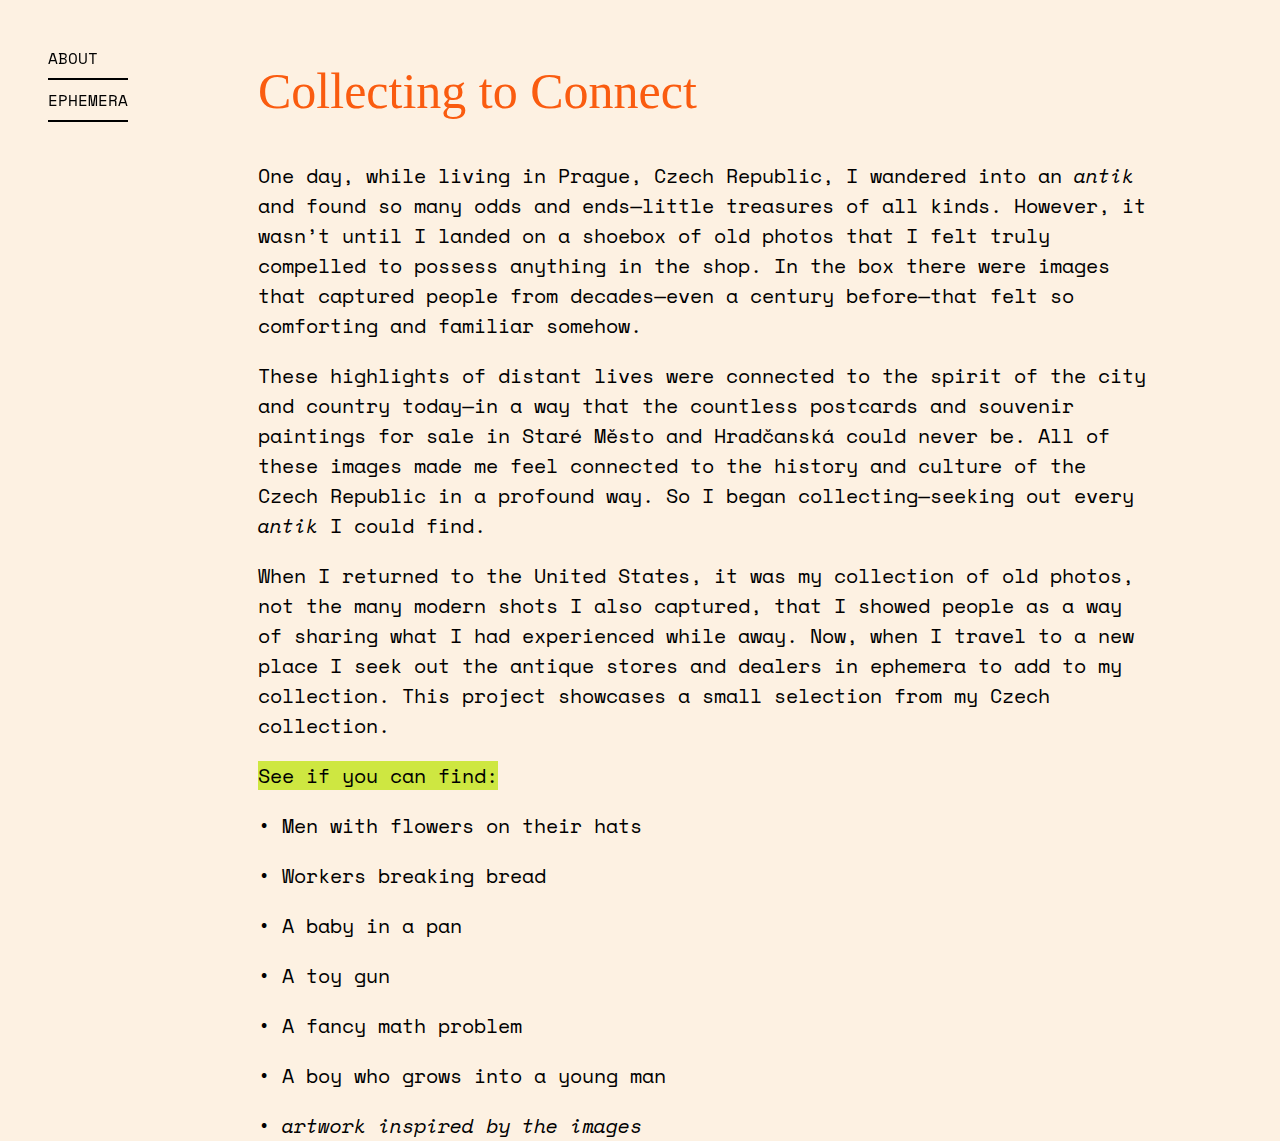
<file: about.html>
<!DOCTYPE html>
<html>

<head>
    <title>ephemera</title>
 <link rel="stylesheet" type="text/css" href="styles/style.css">
 <link rel="preconnect" href="https://fonts.googleapis.com">
<link rel="preconnect" href="https://fonts.gstatic.com" crossorigin>
<link href="https://fonts.googleapis.com/css2?family=Cormorant+Garamond:ital,wght@0,300;1,300&family=Space+Mono:ital,wght@0,400;0,700;1,400;1,700&display=swap" rel="stylesheet">
    
<style>
 
</style>
</head>
    
<body>
<!--image array --> 
    
    
  <div width="15%"><ul class="nav">        
        <li><a href="about.html"><strong>ABOUT</strong></a></li>
        <hr/>
        <li><a href="index.html">EPHEMERA</a></li>
        <li style="display:none"><a href="x">all</a></li>
        <li style="display:none"><a href="x">czech republic </a></li>
        <li style="display:none"><a href="x">egypt </a></li>
        <li style="display:none"><a href="x">italy </a></li>
        <li style="display:none"><a href="x"> spain </a></li>
        <li style="display:none"><a href="x"> sweden </a></li>
        <li style="display:none"><a href="x"> united states </a></li>
       <hr/>
 
      </ul>   
     </div>  
     <div>
      <h2 class="about"> Collecting to Connect</h2>
      <p class="about"> One day, while living in Prague, Czech Republic, I wandered into an <em>antik</em> and found so many odds and ends—little treasures of all kinds. However, it wasn’t until I landed on a shoebox of old photos that I felt truly compelled to possess anything in the shop. In the box there were images that captured people from decades—even a century before—that felt so comforting and familiar somehow. 
      </p>
<p class="about">These highlights of distant lives were connected to the spirit of the city and country today—in a way that the countless postcards and souvenir paintings for sale in Staré Město and Hradčanská could never be. All of these images made me feel connected to the history and culture of the Czech Republic in a profound way. So I began collecting—seeking out every <em>antik</em>  I could find. 
</p>
<p class="about">When I returned to the United States, it was my collection of old photos, not the many modern shots I also captured, that I showed people as a way of sharing what I had experienced while away.  Now, when I travel to a new place I seek out the antique stores and dealers in ephemera to add to my collection.
 This project showcases a small selection from my Czech collection. 
</p> 
<p class="about"><mark> <strong> See if you can find:</p> 
<p class="about">• Men with flowers on their hats</p> 
<p class="about">• Workers breaking bread </p>
<p class="about">• A baby in a pan </p>
<p class="about">• A toy gun </p>
<p class="about">• A fancy math problem </p>
<p class="about">• A boy who grows into a young man</p>
<p class="about">• <em> artwork inspired by the images</em></p>
 
</p>
     </div>
      

  
      
   
    
    
</body>

<script src="scripts/main.js"></script>

</html>
</file>
<file: styles/style.css>
html
{
  width: 100vw;
  height:100vh;
  background-color: #FDF1E2;
}
 
 
body {
  width:100%;
  height:100%;
}
p {
  font-family: 'Space Mono', monospace;
  font-size:20px;
  line-height:150%;
  color:black;
  font-weight:100;
 }
 h1 {
  font-family: 'Cormorant+Garamond', serif ;
  font-size:300px;
  color:#D7942A;
  font-weight:100;
 }
 h2 {
    font-family: 'Cormorant+Garamond', serif ;
    font-size:50px;
    color: #FA5C10;
    font-weight:100;
   }
 

 h3 {
  font-family: 'Space Mono', monospace;
  color: black;
  line-height:0;
  font-weight: 100;
 }

 h4 {
  font-family: 'Space Mono', monospace;
  color: #CEE741;
  font-weight: 100;
  line-height: 1%;
  font-size: 40 px;
 }
 mark {
  background-color:#CEE741;
}

 hr {
  border:1px solid black;
 }

 hr.navhr {
  border:1px solid black;
 margin-top: 35px;

 }
 ul, ol {
  list-style: disc outside none;
  font-family: 'Space Mono', monospace;
}

.inlineUL {
 
    font-size:20px;
    line-height:150%;
    color:black;
    font-weight:100;
  
}
a {
  text-decoration: none;
  color: black;
  cursor:none;
  font-family: 'Space Mono', monospace;
  color: black;
  font-weight: 100;
}

a:hover {
  cursor: crosshair;
  font-weight:700;
  font-family: 'Space Mono', monospace;
 }
a:active {
  font-family: 'Space Mono', monospace; ital;
  color: black;
  font-weight: 700;

 }
 
#restartBtn {
  width: 100px;
  height: 30px;
  top: 15px;
   text-align:center;
  position:relative;
  background-color: #FDF1E2;
  color: black; 
  display:block;
  font-family: 'Space Mono', monospace; 
  font-weight: 400;
  font-size: 15px;
  border-color:  black;
  border-width: 2px;
  border-radius: 20px;
}

#restartBtn:hover {
  background-color:#FA5C10;
  border:none;
  color:#FDF1E2;
}
 /*IMAGE ARAY*/
.arrayCtr {
  width: 1000px;
  height: 1000px;
  position: relative;
  z-index:5;
}
 
 
.moveable {
  position: absolute;
}

img {
height: 125px;
  position: relative;
  box-shadow: 0 5px 5px 0 rgba(0, 0, 0, 0.1);
  cursor: pointer; 
  -webkit-transition-property: all; 
  -webkit-transition-duration: 0.5s; 
  -webkit-transition-timing-function: ease; 
}
 
.imgZoom { 
  transform: scale(5); 
  }

.imgReset {
    height: 125px;
  }

 .blueBorder {
  border-color: blue;
  border-style:solid;
  border-width: 1px;
 }

.hoverstate {
  border-color: #FA5C10;
  border-style:solid;
  border-width: 3px;
}

/*NAVIGATION*/
.nav {
  position:fixed;
  top:30px;
  z-index: 50;
}

.nav li {
  display: inline-block;
  display:flex;
  justify-content:left;
  font-size: 20 px;
}

 /*BACKGROUND TYPE*/
 .container {
  height:100vh;
  width: 100vw;
  position: relative;
   overflow-x: auto;
  overflow-y: auto;

}
  .ctrbackground {
  text-align: center;
left :15%;
  z-index: -1;

 }

 
/*NOISE POP UP*/
.noiseContainer {
  height:100%;
  width:100%;
  position: absolute;
 
  align-self:center;
  align-self:top;
  overflow-x: auto;
  overflow-y: auto;
 
}


.closex {
  position: fixed;
  display: inline-block;
  height:40px;
  width: 40px;
  top: 10px;
  left: 10px;
  padding-top:none;
 margin-left: 30px;
  margin-top: 30px;
  text-align: center;
  border: 1px solid #CEE741;
  color:#CEE741;
  z-index: 10;
}

.noise {
  height:100%;
  width: 100%;
  position: fixed;
  display:flex;
  align-items: center;
  justify-content: center;
  background-color:#FA5C10;
  z-index: 80;
}


video {
  height: auto;
  position: fixed;
  left: 30%;
  min-height:100%;
  width: 500px;
 
}
.video_holder {
  height: 50%;
  min-height:50%;
  width: 50%;
  min-width: 50%;
}

.opClass {
  opacity:0;
  filter:alpha(opacity=0); 
}

.about {
  width: 70%;
  position: relative;
  top: 20px;
 left: 250px;
 right: 250px;
}

.navSpacer {
  height:20px;
}
</file>
